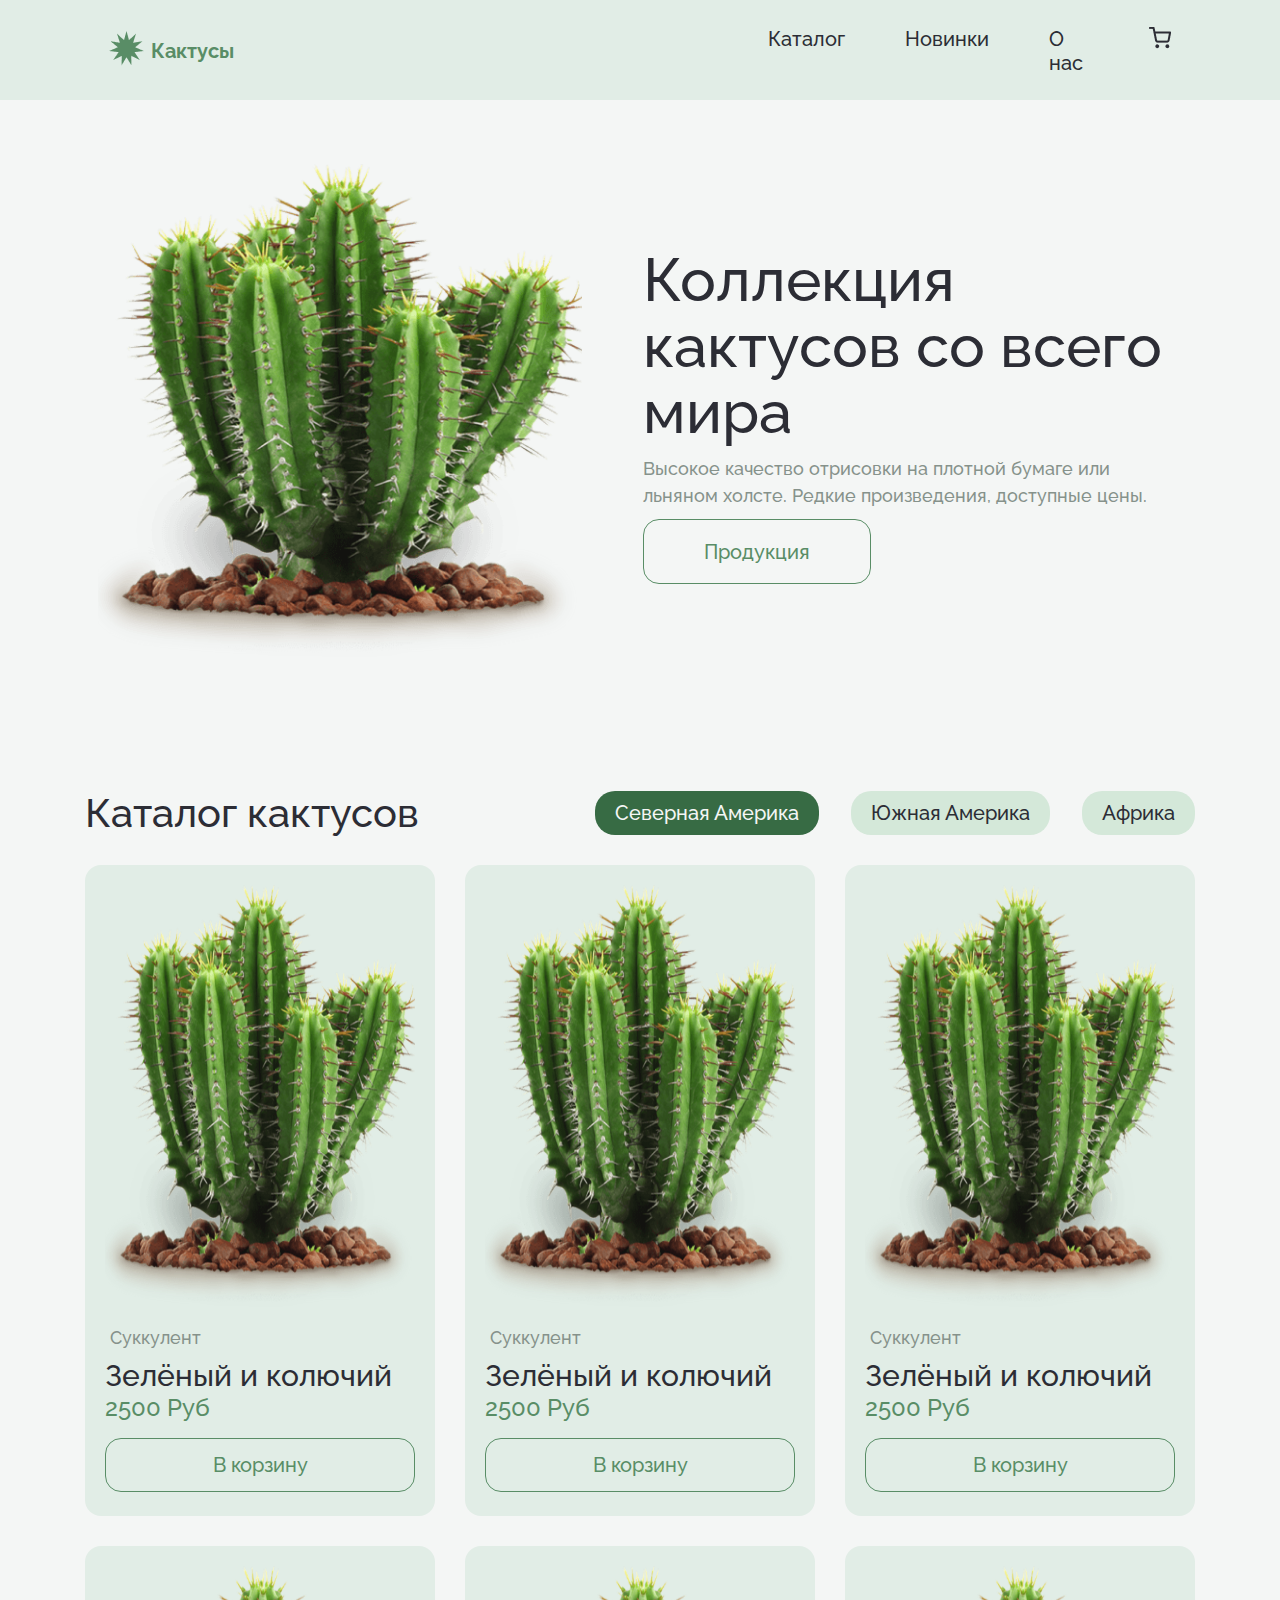
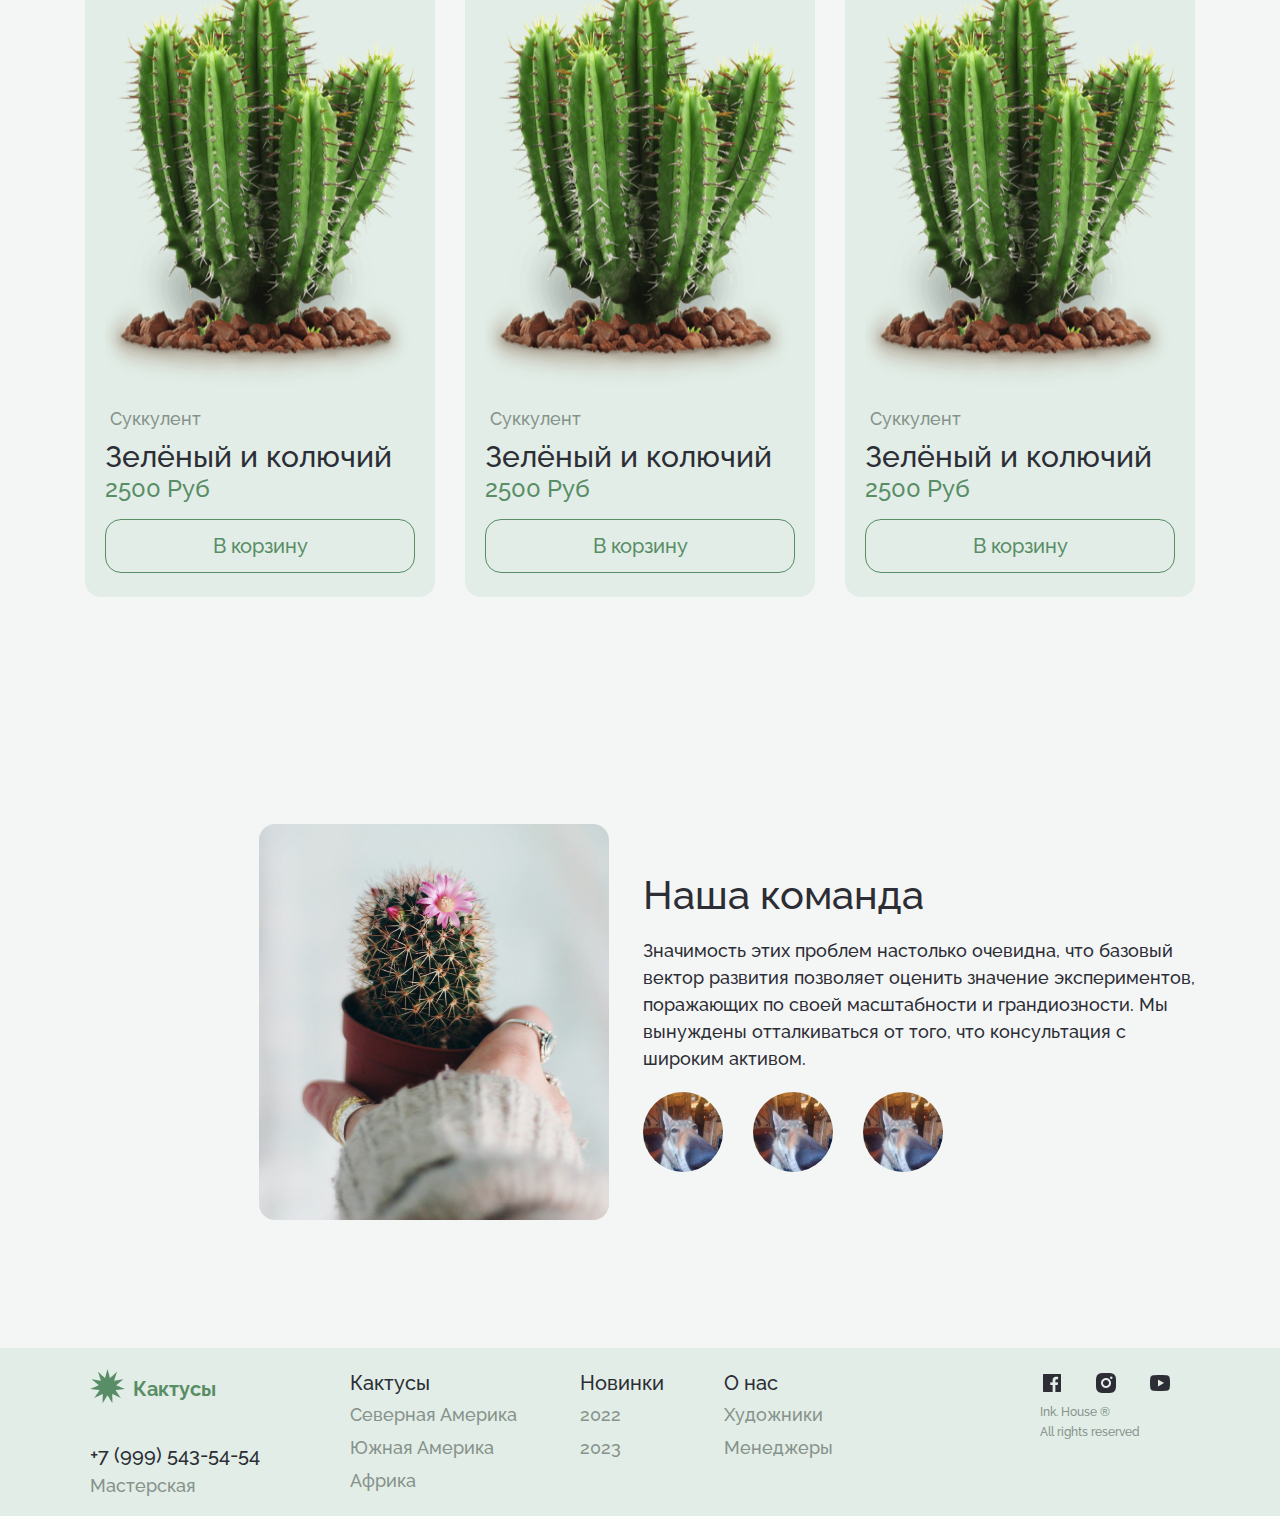
<file: index.html>
<!DOCTYPE html>
<html lang="en">

<head>
  <meta charset="UTF-8">
  <meta name="viewport" content="width=device-width, initial-scale=1.0">
  <link rel="stylesheet" href="style.css">
  <link rel="preconnect" href="https://fonts.googleapis.com">
  <link rel="preconnect" href="https://fonts.gstatic.com" crossorigin>
  <link rel="preconnect" href="https://fonts.gstatic.com" crossorigin>
  <link href="https://fonts.googleapis.com/css2?family=Raleway:wght@500&display=swap" rel="stylesheet">
  <title>Document</title>
</head>

<body>
  <header>
    <div class="header-container">
      <div class="header-block1">
        <div class="icon"><img class="header-icon-img" src="images/Star 1.png" alt=""></div>
        <div class="header-title">Кактусы</div>
      </div>
      <div class="header-block2">
        <div class="header-catalog Raleway">Каталог</div>
        <div class="header-news Raleway">Новинки</div>
        <div class="header-aboutus Raleway">О нас</div>
        <div class="header-basket Raleway"><img src="images/shopping-cart.png" alt=""></div>
      </div>
    </div>
  </header>
  <main>
    <div class="main-title">
      <div class="cactuses"><img style="width: 484px; height: 493px;" src="images/5a35bb035fa9a4 1.png" alt=""></div>
      <div class="main-title-text">
        <h1 class="h1-cactus">
          Коллекция кактусов со всего мира
        </h1>
        <div class="text1">Высокое качество отрисовки на плотной бумаге или льняном холсте. Редкие произведения,
          доступные цены.</div>
        <div class="production-btn">Продукция</div>
      </div>
    </div>

    <div class="main-content">
      <div class="main-content-title">
        <div class="main-content-title-h1">Каталог кактусов</div>
        <div class="countries">
          <div class="country North-America">
            Северная Америка
          </div>
          <div class="country South-America">
            Южная Америка
          </div>
          <div class="country Africa">
            Африка
          </div>
        </div>
      </div>

      <div class="main-content-blocks">

        <div class="first row">
          <div class="cactus-block">
            <img class="cactus-image" src="images/5a35bb035fa9a4 1.png" alt="">
            <div class="cactus-name">Суккулент</div>
            <div class="description-price">
              <div class="cactus-description">Зелёный и колючий</div>
              <div class="cactus-price">2500 Руб</div>
            </div>
            <div class="add-to-basket">В корзину</div>
          </div>

          <div class="cactus-block">
            <img class="cactus-image" src="images/5a35bb035fa9a4 1.png" alt="">
            <div class="cactus-name">Суккулент</div>
            <div class="description-price">
              <div class="cactus-description">Зелёный и колючий</div>
              <div class="cactus-price">2500 Руб</div>
            </div>
            <div class="add-to-basket">В корзину</div>
          </div>

          <div class="cactus-block">
            <img class="cactus-image" src="images/5a35bb035fa9a4 1.png" alt="">
            <div class="cactus-name">Суккулент</div>
            <div class="description-price">
              <div class="cactus-description">Зелёный и колючий</div>
              <div class="cactus-price">2500 Руб</div>
            </div>
            <div class="add-to-basket">В корзину</div>
          </div>



        </div>

        <div class="second row">

          <div class="cactus-block">
            <img class="cactus-image" src="images/5a35bb035fa9a4 1.png" alt="">
            <div class="cactus-name">Суккулент</div>
            <div class="description-price">
              <div class="cactus-description">Зелёный и колючий</div>
              <div class="cactus-price">2500 Руб</div>
            </div>
            <div class="add-to-basket">В корзину</div>
          </div>

          <div class="cactus-block">
            <img class="cactus-image" src="images/5a35bb035fa9a4 1.png" alt="">
            <div class="cactus-name">Суккулент</div>
            <div class="description-price">
              <div class="cactus-description">Зелёный и колючий</div>
              <div class="cactus-price">2500 Руб</div>
            </div>
            <div class="add-to-basket">В корзину</div>
          </div>

          <div class="cactus-block">
            <img class="cactus-image" src="images/5a35bb035fa9a4 1.png" alt="">
            <div class="cactus-name">Суккулент</div>
            <div class="description-price">
              <div class="cactus-description">Зелёный и колючий</div>
              <div class="cactus-price">2500 Руб</div>
            </div>
            <div class="add-to-basket">В корзину</div>
          </div>
        </div>

      </div>

    </div>

    <div class="team-block">
      <img style="width: 350px;
      height: 396px;
      flex-shrink: 0;" src="images/Layer 1 1.png" alt="">
      <div class="our-team">
        <div class="our-team-description">
          <h1 class="our-team-h1">Наша команда</h1>
          <div class="our-team-text">Значимость этих проблем настолько очевидна, что базовый вектор развития позволяет
            оценить значение экспериментов, поражающих по своей масштабности и грандиозности. Мы вынуждены
            отталкиваться от того, что консультация с широким активом.</div>
        </div>
        <div class="our-team-photos">
          <img class="our-photo" src="images/GoMSbKp82Po.jpg" alt="">
          <img class="our-photo" src="images/GoMSbKp82Po.jpg" alt="">
          <img class="our-photo" src="images/GoMSbKp82Po.jpg" alt="">
        </div>
      </div>
    </div>

  </main>
  <footer>
    <div class="footer-block1">
      <div class="footer-icon-cactus">
        <div class="icon"><img class="header-icon-img" src="images/Star 1.png" alt=""></div>
        <div class="header-title">Кактусы</div>
      </div>
      <div class="phone-number-block">
        <p class="number">+7 (999) 543-54-54</p>
        <p class="Masterskaya">Мастерская</p>
      </div>
    </div>
    <div class="footer-block2">
      <div class="footer-cactuses">
        <div class="footer-cactuses-h1">
          Кактусы
        </div>
        <div class="footer-cactus">Северная Америка</div>
        <div class="footer-cactus">Южная Америка</div>
        <div class="footer-cactus"> Африка </div>
      </div>
      <div class="footer-news">
        <div class="footer-news-h1">Новинки</div>
        <div class="year">2022</div>
        <div class="year">2023</div>
      </div>
      <div class="footer-aboutUs">
        <div class="footer-aboutUs-h1">О нас</div>
        <div class="rabotnik">Художники</div>
        <div class="rabotnik">Менеджеры</div>
      </div>
    </div>
    <div class="footer-block3">
      <div class="footer-social"> <img src="images/Frame.png" alt=""> <img src="images/Frame (1).png" alt=""> <img src="images/Frame (2).png" alt=""></div>
    <div class="block3-description">
      <div class="block3-text">Ink. House ®</div>
      <div class="block3-text">All rights reserved</div>
    </div>
    </div>
  </footer>
</body>

</html>
</file>
<file: style.css>
* {
  padding: 0;
  margin: 0;
  box-sizing: border-box;
}

body,
html {
  width: 100%;
  background-color: #f4f6f5;
}

body {
  font-family: 'Raleway', sans-serif;
}


header {
  display: flex;
  height: 100px;
  width: 100%;
  padding: 33px 165px 32px 165px;
  justify-content: center;
  align-items: center;
  flex-shrink: 0;

  background: #E1EDE6;
}

.header-container {
  display: flex;
  flex-direction: row;
  align-items: center;
  gap: 500px;
}

.header-block1 {
  display: flex;
  flex-direction: row;
  height: 50px;
  width: 165px;
  align-items: center;
  gap: 7px;
}

.header-icon-img {
  width: 35px;
  height: 35px;
}

.header-title {
  color: #598D66;
  font-family: 'Raleway', sans-serif;
  font-size: 20px;
  font-style: normal;
  font-weight: 700;
  line-height: normal;
}

.header-block2 {
  display: flex;
  flex-direction: row;
  align-items: flex-start;
  gap: 60px;
}

.Raleway {
  color: #2C2D35;
  font-family: 'Raleway', sans-serif;
  font-size: 20px;
  font-style: normal;
  font-weight: 500;
  line-height: normal;
}

main {
  display: flex;
  justify-content: center;
  align-items: center;
  flex-direction: column;
}

.main-title {
  display: flex;
  justify-content: center;
  align-items: center;
  flex-direction: row;
  gap: 61px;
  margin-top: 64px;
}

.main-title-text {
  width: 540px;
  height: 331px;
}

.h1-cactus {
  color: #2C2D35;
  font-family: 'Raleway', sans-serif;
  font-size: 60px;
  font-style: normal;
  font-weight: 500;
  line-height: 110%;
  /* 66px */
}

.text1 {
  color: #86928B;
  font-family: 'Raleway', sans-serif;
  font-size: 18px;
  font-style: normal;
  font-weight: 500;
  line-height: 150%;
  margin-top: 10px;
  margin-bottom: 10px;
  /* 27px */
}

.production-btn {
  display: inline-flex;
  height: 65px;
  padding: 20px 60px;
  justify-content: center;
  align-items: center;
  gap: 6px;
  flex-shrink: 0;

  color: #598D66;
  font-family: Raleway;
  font-size: 20px;
  font-style: normal;
  font-weight: 500;
  line-height: normal;

  border-radius: 16px;
  border: 1px solid #598D66;
}

.main-content {
  margin-top: 130px;
  display: flex;
  width: 1110px;
  height: 1460px;
  flex-direction: column;
  gap: 30px;
}

.main-content-title {
  height: 44px;
  display: flex;
  width: 1110px;
  justify-content: space-between;
  align-items: flex-start;
}

.main-content-title-h1 {
  color: #2C2D35;
  font-family: Raleway;
  font-size: 40px;
  font-style: normal;
  font-weight: 500;
  line-height: 110%;
  /* 44px */
}

.countries {
  display: flex;
  flex-direction: row;
  gap: 32px;
}

.country {
  border-radius: 20px;
  background: #D4E8D9;

  display: flex;
  padding: 10px 20px;
  align-items: flex-start;

  color: #2C2D35;
  font-size: 20px;
  font-style: normal;
  font-weight: 500;
  line-height: normal;
}

.North-America {
  color: #F4F6F5;
  font-size: 20px;
  font-style: normal;
  font-weight: 500;
  line-height: normal;

  border-radius: 20px;
  background: #376B44;
}

.main-contents-blocks {
  display: flex;
  flex-direction: column;
  align-items: flex-start;
  gap: 30px;
}

.row {
  display: flex;
  align-items: flex-start;
  gap: 30px;

}

.cactus-block {
  width: 350px;
  height: 651px;
  border-radius: 16px;
  background: #E1EDE6;
  display: flex;
  flex-direction: column;
  align-items: center;

}

.cactus-image {
  width: 310px;
  height: 422px;
  flex-shrink: 0;
  margin: 20px;
}

.cactus-name {
  color: #86928B;
  font-size: 18px;
  font-style: normal;
  font-weight: 500;
  line-height: normal;

  margin-left: -60%;
}

.cactus-description {
  width: 310px;

  color: #2C2D35;
  font-size: 30px;
  font-style: normal;
  font-weight: 500;
  line-height: normal;
  margin-top: 10px;
}

.description-price {
  display: flex;
  justify-content: flex-start;
  flex-direction: column;
}

.cactus-price {
  color: #598D66;
  font-size: 24px;
  font-style: normal;
  font-weight: 500;
  line-height: normal;


}

.add-to-basket {
  display: flex;
  width: 310px;
  height: 54px;
  padding: 20px 60px;
  justify-content: center;
  align-items: center;
  gap: 6px;
  flex-shrink: 0;

  border-radius: 16px;
  border: 1px solid #598D66;

  margin-top: 16px;

  color: #598D66;
  font-size: 20px;
  font-style: normal;
  font-weight: 500;
  line-height: normal;
}

.second {
  margin-top: 30px;
}

.our-team {
  display: flex;
  flex-direction: column;
  justify-content: center;
  align-items: flex-start;
  gap: 20px;
}

.team-block {
  margin-top: 129px;
  width: 1110px;
  height: 440px;
  display: inline-flex;
  padding: 44px 0px 0px 91px;
  justify-content: flex-end;
  align-items: center;
  gap: 34px;
}

.our-team-text {
  color: #2C2D35;
  font-size: 18px;
  font-style: normal;
  font-weight: 500;
  line-height: 150%;
  /* 27px */
  width: 552px;

  margin-top: 20px;
}

.our-team-h1 {
  color: #2C2D35;
  font-size: 40px;
  font-style: normal;
  font-weight: 500;
  line-height: 110%;
  /* 44px */
}

.our-team-description {
  display: flex;
  padding-right: 0px;
  flex-direction: column;
  justify-content: flex-end;
  align-items: flex-start;
}

.our-team-photos {
  display: flex;
  align-items: flex-start;
  gap: 30px;
}

.our-photo {
  width: 80px;
  height: 80px;
  border-radius: 80px;
}

footer {
  margin-top: 128px;
  width: 100%;
  height: 168px;
  flex-shrink: 0;

  background: #E1EDE6;
  display: flex;
  justify-content: space-evenly;
}

.footer-block1 {
  margin-top: 23px;
}

.footer-icon-cactus {
  display: inline-flex;
  height: 35px;
  align-items: center;
  gap: 8px;
  flex-shrink: 0;
}

.phone-number-block {
  display: flex;
  flex-direction: column;
  align-items: flex-start;
  gap: 8px;
  margin-top: 35px;
}

.number {
  color: #2C2D35;
  font-size: 20px;
  font-style: normal;
  font-weight: 500;
  line-height: normal;
}

.Masterskaya {
  color: #86928B;
  font-size: 18px;
  font-style: normal;
  font-weight: 500;
  line-height: normal;
}

.footer-block2 {
  display: flex;
  width: 600px;
  align-items: flex-start;
  gap: 60px;
  margin-top: 23px;
}

.footer-cactuses {
  width: 170px;
  display: flex;
  flex-direction: column;
  align-items: flex-start;
  gap: 6px;
}

.footer-cactuses-h1 {
  color: #2C2D35;
  font-size: 20px;
  font-style: normal;
  font-weight: 500;
  line-height: normal;
}

.footer-cactus {
  color: #86928B;
  font-size: 18px;
  font-style: normal;
  font-weight: 500;
  line-height: 150%;
  /* 27px */
}

.footer-news {
  display: flex;
  flex-direction: column;
  align-items: flex-start;
  gap: 6px;
}

.footer-news-h1 {
  color: #2C2D35;
  font-size: 20px;
  font-style: normal;
  font-weight: 500;
  line-height: normal;
}

.year {
  color: #86928B;
  font-size: 18px;
  font-style: normal;
  font-weight: 500;
  line-height: 150%;
  /* 27px */
}

.footer-aboutUs {
  display: flex;
  flex-direction: column;
  align-items: flex-start;
  gap: 6px;
}

.footer-aboutUs-h1 {
  color: #2C2D35;
  font-size: 20px;
  font-style: normal;
  font-weight: 500;
  line-height: normal;
}

.rabotnik {
  color: #86928B;
  font-size: 18px;
  font-style: normal;
  font-weight: 500;
  line-height: 150%;
  /* 27px */
}

.footer-block3 {
  display: flex;
  flex-direction: column;
  align-items: flex-start;
  gap: 10px;
  margin-top: 23px;
  width: 150px;
}

.footer-social {
  display: flex;
  width: 132px;
  justify-content: space-between;
}

.block3-description {
  display: flex;
  flex-direction: column;
  align-items: flex-start;
  gap: 6px;
}

.block3-text {
  color: #86928B;
  font-size: 12px;
  font-style: normal;
  font-weight: 500;
  line-height: 120%;
  /* 14.4px */
}
</file>
